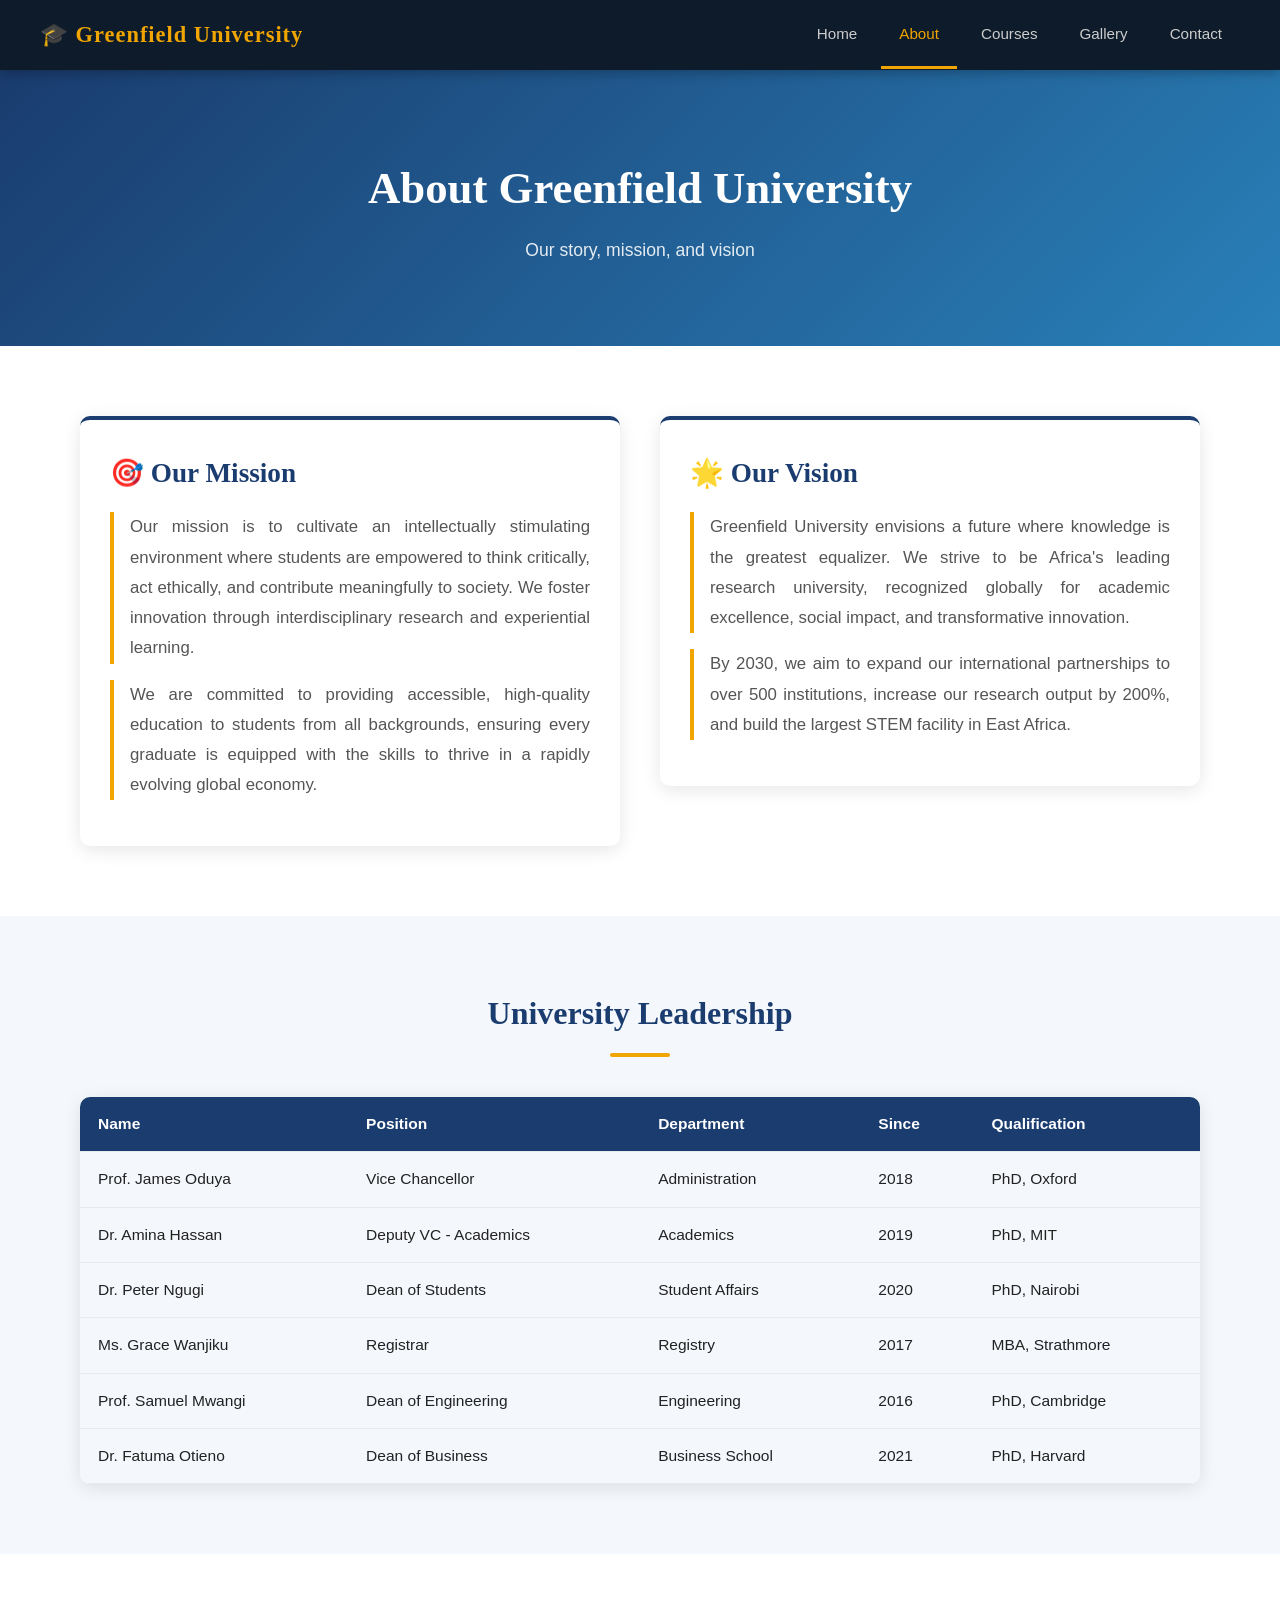
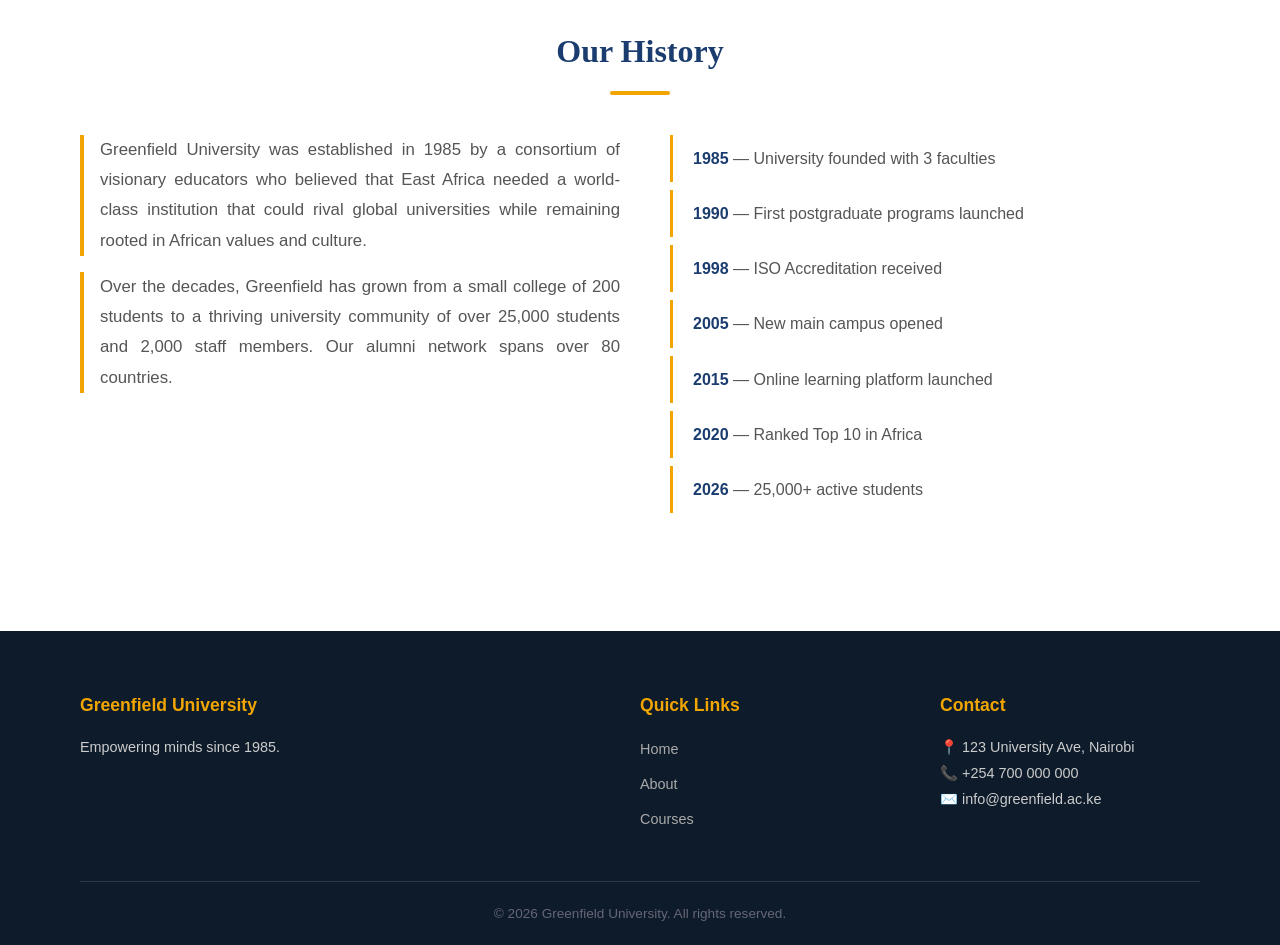
<file: about.html>
<!DOCTYPE html>
<html lang="en">
<head>
  <meta charset="UTF-8" />
  <meta name="viewport" content="width=device-width, initial-scale=1.0"/>
  <title>About | Greenfield University</title>
  <link rel="stylesheet" href="style.css"/>
</head>
<body>

  <nav class="navbar">
    <div class="nav-brand">🎓 Greenfield University</div>
    <ul class="nav-links">
      <li><a href="index.html">Home</a></li>
      <li><a href="about.html" class="active">About</a></li>
      <li><a href="courses.html">Courses</a></li>
      <li><a href="gallery.html">Gallery</a></li>
      <li><a href="contact.html">Contact</a></li>
    </ul>
  </nav>

  <header class="page-hero about-hero">
    <h1>About Greenfield University</h1>
    <p>Our story, mission, and vision</p>
  </header>

  <section class="two-col section">
    <div class="col card">
      <h2>🎯 Our Mission</h2>
      <p class="formatted-para">Our mission is to cultivate an intellectually stimulating environment where students are empowered to think critically, act ethically, and contribute meaningfully to society. We foster innovation through interdisciplinary research and experiential learning.</p>
      <p class="formatted-para">We are committed to providing accessible, high-quality education to students from all backgrounds, ensuring every graduate is equipped with the skills to thrive in a rapidly evolving global economy.</p>
    </div>
    <div class="col card">
      <h2>🌟 Our Vision</h2>
      <p class="formatted-para">Greenfield University envisions a future where knowledge is the greatest equalizer. We strive to be Africa's leading research university, recognized globally for academic excellence, social impact, and transformative innovation.</p>
      <p class="formatted-para">By 2030, we aim to expand our international partnerships to over 500 institutions, increase our research output by 200%, and build the largest STEM facility in East Africa.</p>
    </div>
  </section>

  <section class="section bg-light">
    <h2 class="section-title">University Leadership</h2>
    <table class="full-table">
      <thead>
        <tr>
          <th>Name</th>
          <th>Position</th>
          <th>Department</th>
          <th>Since</th>
          <th>Qualification</th>
        </tr>
      </thead>
      <tbody>
        <tr><td>Prof. James Oduya</td><td>Vice Chancellor</td><td>Administration</td><td>2018</td><td>PhD, Oxford</td></tr>
        <tr><td>Dr. Amina Hassan</td><td>Deputy VC - Academics</td><td>Academics</td><td>2019</td><td>PhD, MIT</td></tr>
        <tr><td>Dr. Peter Ngugi</td><td>Dean of Students</td><td>Student Affairs</td><td>2020</td><td>PhD, Nairobi</td></tr>
        <tr><td>Ms. Grace Wanjiku</td><td>Registrar</td><td>Registry</td><td>2017</td><td>MBA, Strathmore</td></tr>
        <tr><td>Prof. Samuel Mwangi</td><td>Dean of Engineering</td><td>Engineering</td><td>2016</td><td>PhD, Cambridge</td></tr>
        <tr><td>Dr. Fatuma Otieno</td><td>Dean of Business</td><td>Business School</td><td>2021</td><td>PhD, Harvard</td></tr>
      </tbody>
    </table>
  </section>

  <section class="section">
    <h2 class="section-title">Our History</h2>
    <div class="two-col">
      <div class="col">
        <p class="formatted-para">Greenfield University was established in 1985 by a consortium of visionary educators who believed that East Africa needed a world-class institution that could rival global universities while remaining rooted in African values and culture.</p>
        <p class="formatted-para">Over the decades, Greenfield has grown from a small college of 200 students to a thriving university community of over 25,000 students and 2,000 staff members. Our alumni network spans over 80 countries.</p>
      </div>
      <div class="col">
        <ul class="timeline-list">
          <li><strong>1985</strong> — University founded with 3 faculties</li>
          <li><strong>1990</strong> — First postgraduate programs launched</li>
          <li><strong>1998</strong> — ISO Accreditation received</li>
          <li><strong>2005</strong> — New main campus opened</li>
          <li><strong>2015</strong> — Online learning platform launched</li>
          <li><strong>2020</strong> — Ranked Top 10 in Africa</li>
          <li><strong>2026</strong> — 25,000+ active students</li>
        </ul>
      </div>
    </div>
  </section>

  <footer class="footer">
    <div class="footer-cols">
      <div>
        <h3>Greenfield University</h3>
        <p>Empowering minds since 1985.</p>
      </div>
      <div>
        <h3>Quick Links</h3>
        <ul>
          <li><a href="index.html">Home</a></li>
          <li><a href="about.html">About</a></li>
          <li><a href="courses.html">Courses</a></li>
        </ul>
      </div>
      <div>
        <h3>Contact</h3>
        <p>📍 123 University Ave, Nairobi</p>
        <p>📞 +254 700 000 000</p>
        <p>✉️ info@greenfield.ac.ke</p>
      </div>
    </div>
    <div class="footer-bottom">
      <p>&copy; 2026 Greenfield University. All rights reserved.</p>
    </div>
  </footer>

</body>
</html>
</file>
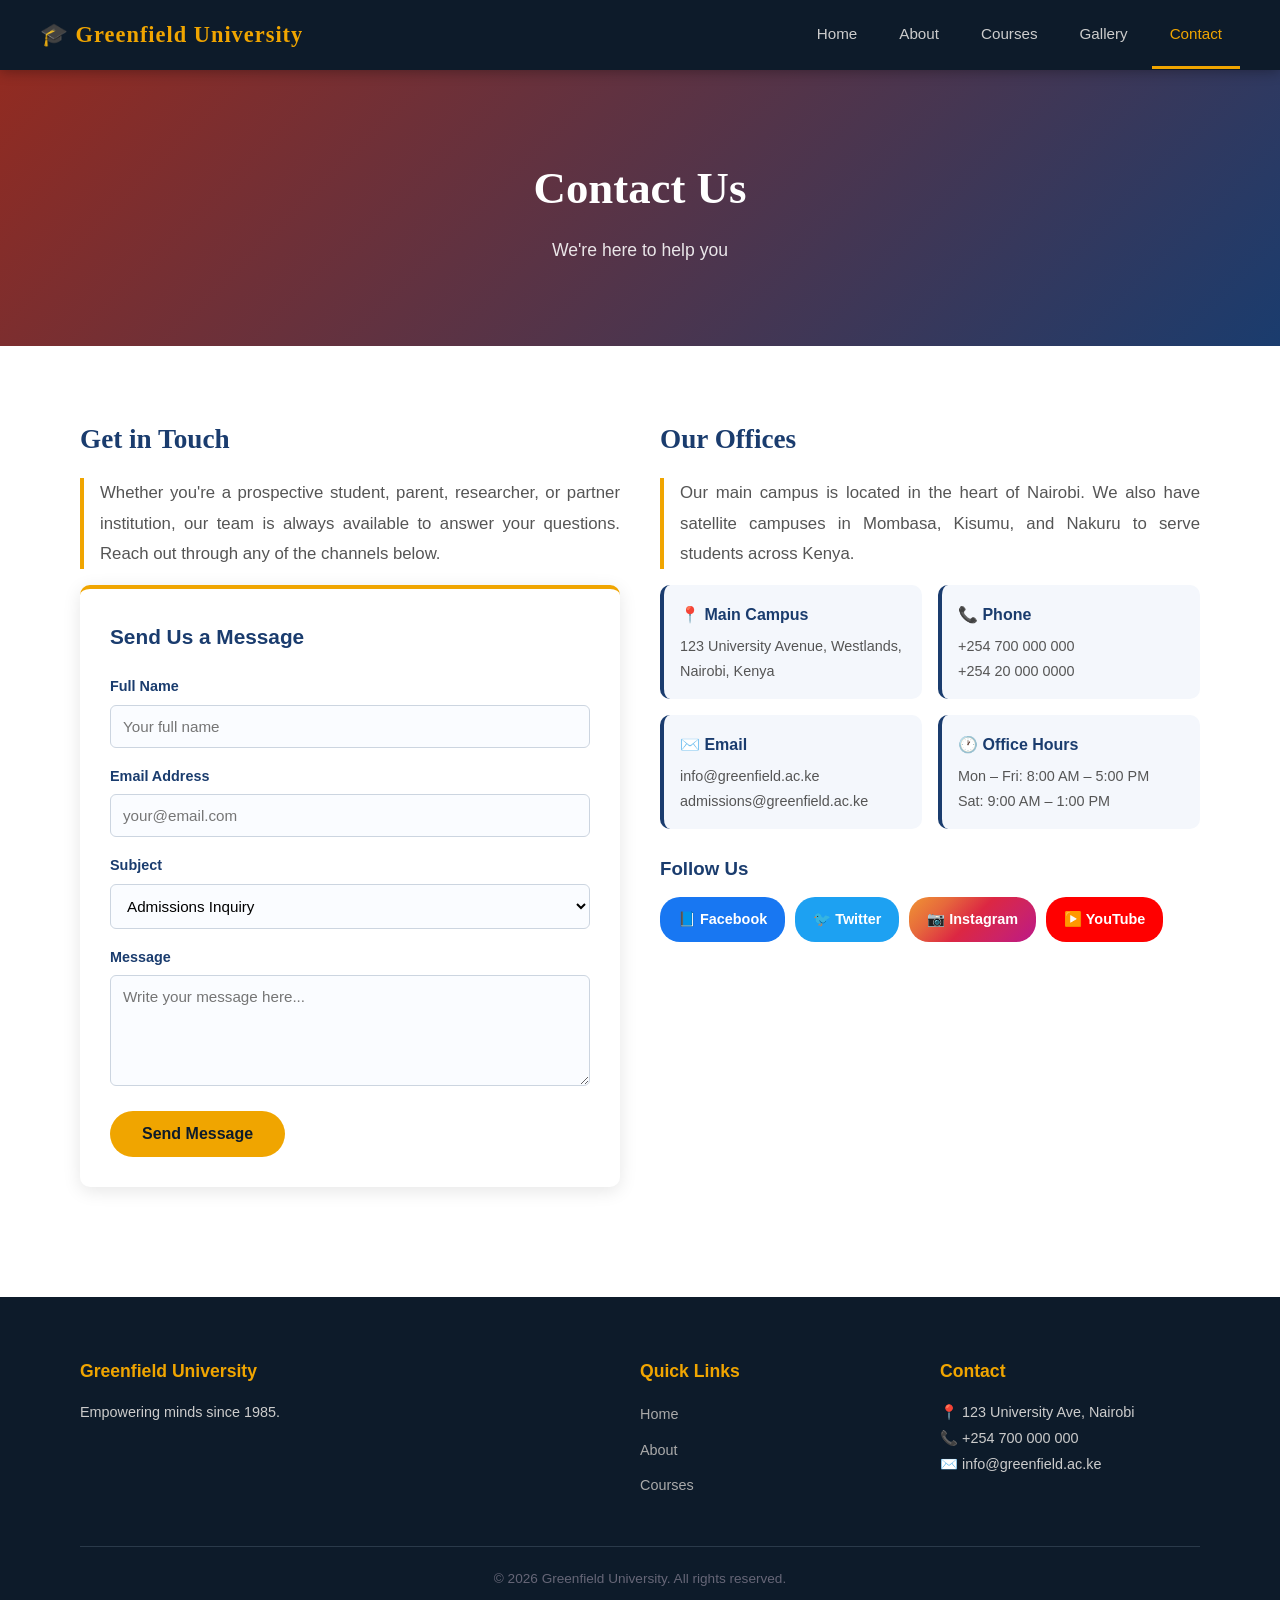
<file: contact.html>
<!DOCTYPE html>
<html lang="en">
<head>
  <meta charset="UTF-8" />
  <meta name="viewport" content="width=device-width, initial-scale=1.0"/>
  <title>Contact | Greenfield University</title>
  <link rel="stylesheet" href="style.css"/>
</head>
<body>

  <nav class="navbar">
    <div class="nav-brand">🎓 Greenfield University</div>
    <ul class="nav-links">
      <li><a href="index.html">Home</a></li>
      <li><a href="about.html">About</a></li>
      <li><a href="courses.html">Courses</a></li>
      <li><a href="gallery.html">Gallery</a></li>
      <li><a href="contact.html" class="active">Contact</a></li>
    </ul>
  </nav>

  <header class="page-hero contact-hero">
    <h1>Contact Us</h1>
    <p>We're here to help you</p>
  </header>

  <section class="section two-col">
    <div class="col">
      <h2>Get in Touch</h2>
      <p class="formatted-para">Whether you're a prospective student, parent, researcher, or partner institution, our team is always available to answer your questions. Reach out through any of the channels below.</p>

      <div class="contact-form">
        <h3>Send Us a Message</h3>
        <div class="form-group">
          <label>Full Name</label>
          <input type="text" placeholder="Your full name" />
        </div>
        <div class="form-group">
          <label>Email Address</label>
          <input type="email" placeholder="your@email.com" />
        </div>
        <div class="form-group">
          <label>Subject</label>
          <select>
            <option>Admissions Inquiry</option>
            <option>Fee Structure</option>
            <option>Academic Programs</option>
            <option>Student Services</option>
            <option>Other</option>
          </select>
        </div>
        <div class="form-group">
          <label>Message</label>
          <textarea rows="5" placeholder="Write your message here..."></textarea>
        </div>
        <button class="btn" onclick="alert('Message sent! We will reply within 24 hours.')">Send Message</button>
      </div>
    </div>

    <div class="col">
      <h2>Our Offices</h2>
      <p class="formatted-para">Our main campus is located in the heart of Nairobi. We also have satellite campuses in Mombasa, Kisumu, and Nakuru to serve students across Kenya.</p>

      <div class="contact-cards">
        <div class="contact-info-card">
          <h3>📍 Main Campus</h3>
          <p>123 University Avenue, Westlands, Nairobi, Kenya</p>
        </div>
        <div class="contact-info-card">
          <h3>📞 Phone</h3>
          <p>+254 700 000 000<br/>+254 20 000 0000</p>
        </div>
        <div class="contact-info-card">
          <h3>✉️ Email</h3>
          <p>info@greenfield.ac.ke<br/>admissions@greenfield.ac.ke</p>
        </div>
        <div class="contact-info-card">
          <h3>🕐 Office Hours</h3>
          <p>Mon – Fri: 8:00 AM – 5:00 PM<br/>Sat: 9:00 AM – 1:00 PM</p>
        </div>
      </div>

      <div class="social-links">
        <h3>Follow Us</h3>
        <div class="social-icons">
          <a href="#" class="social-btn facebook">📘 Facebook</a>
          <a href="#" class="social-btn twitter">🐦 Twitter</a>
          <a href="#" class="social-btn instagram">📷 Instagram</a>
          <a href="#" class="social-btn youtube">▶️ YouTube</a>
        </div>
      </div>
    </div>
  </section>

  <footer class="footer">
    <div class="footer-cols">
      <div>
        <h3>Greenfield University</h3>
        <p>Empowering minds since 1985.</p>
      </div>
      <div>
        <h3>Quick Links</h3>
        <ul>
          <li><a href="index.html">Home</a></li>
          <li><a href="about.html">About</a></li>
          <li><a href="courses.html">Courses</a></li>
        </ul>
      </div>
      <div>
        <h3>Contact</h3>
        <p>📍 123 University Ave, Nairobi</p>
        <p>📞 +254 700 000 000</p>
        <p>✉️ info@greenfield.ac.ke</p>
      </div>
    </div>
    <div class="footer-bottom">
      <p>&copy; 2026 Greenfield University. All rights reserved.</p>
    </div>
  </footer>

</body>
</html>
</file>
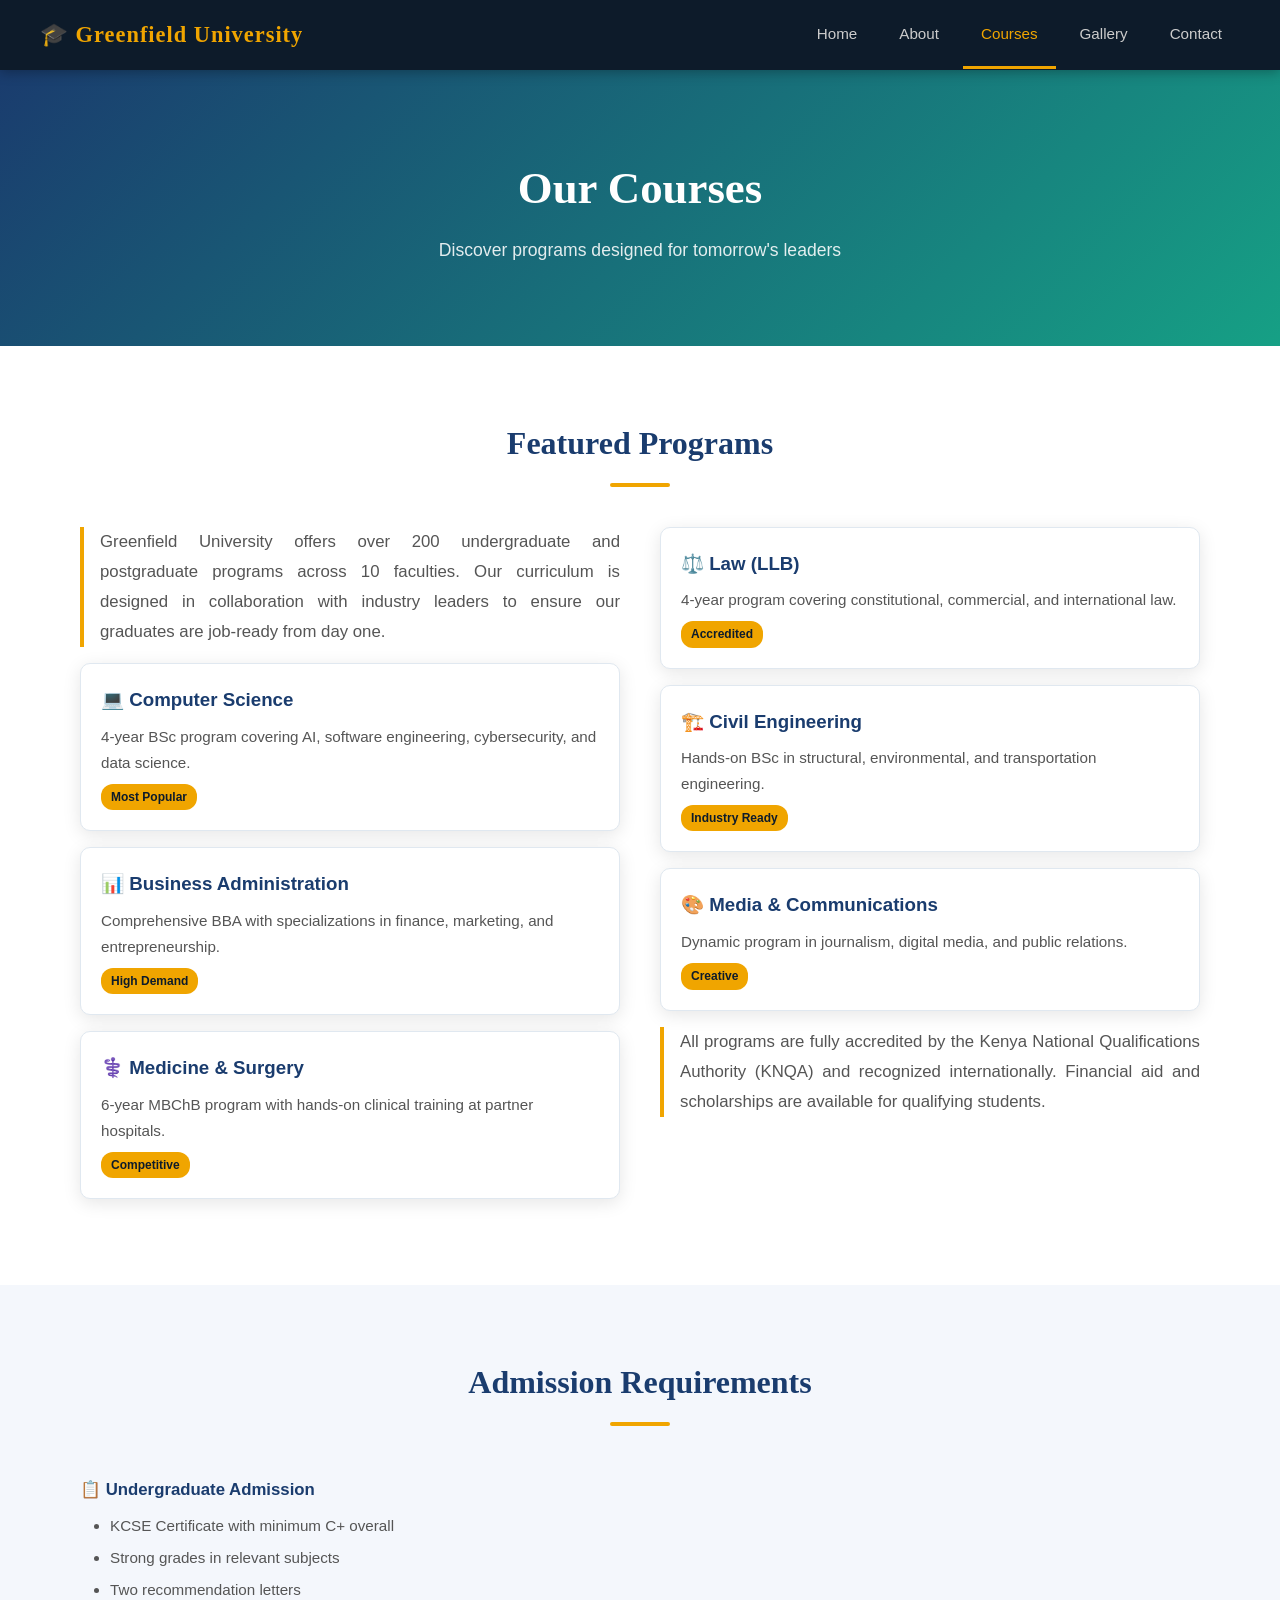
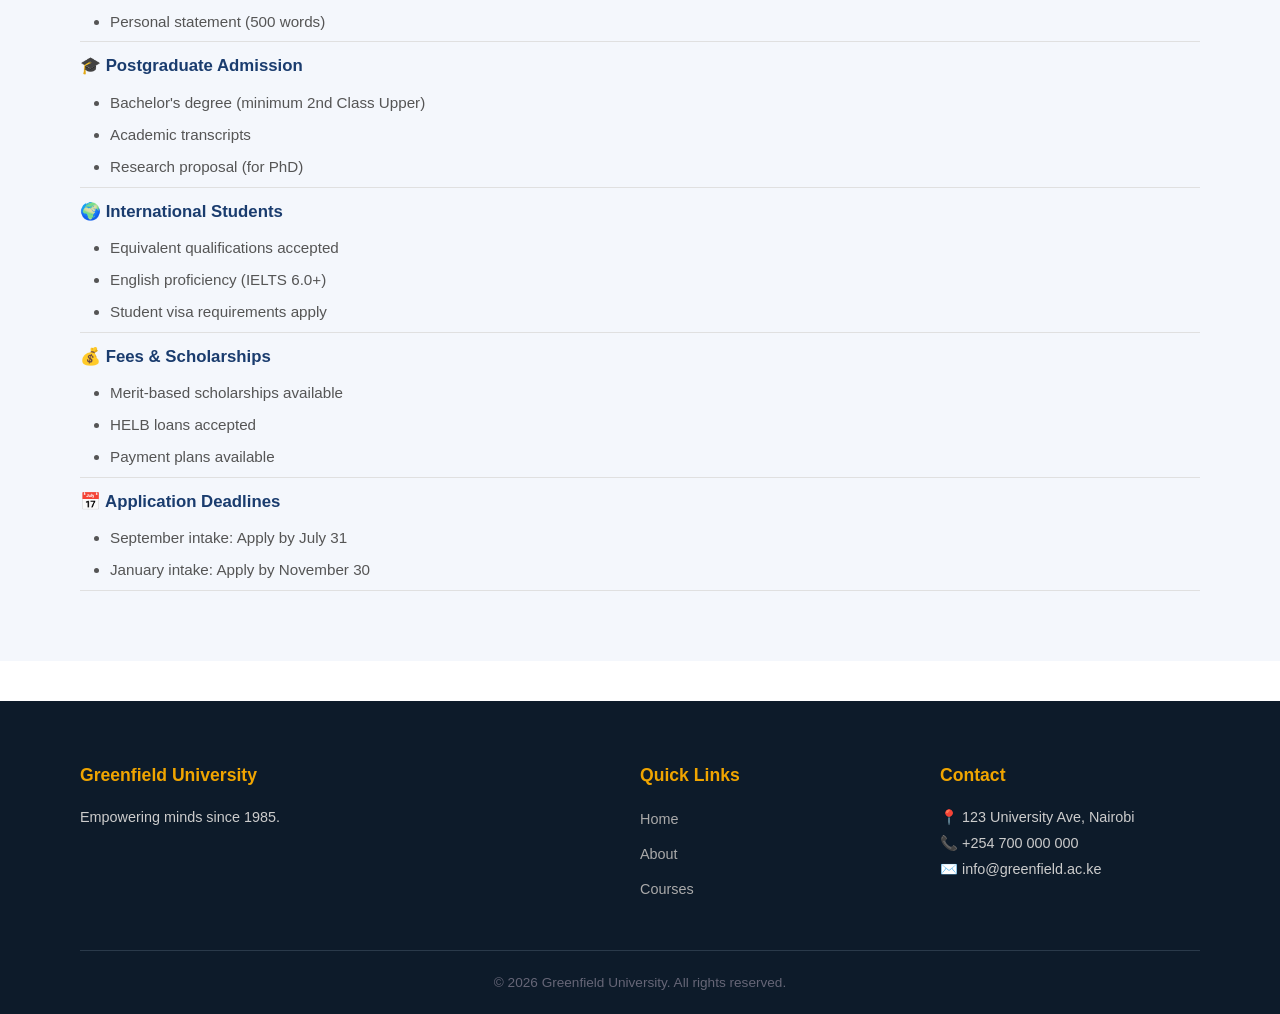
<file: courses.html>
<!DOCTYPE html>
<html lang="en">
<head>
  <meta charset="UTF-8" />
  <meta name="viewport" content="width=device-width, initial-scale=1.0"/>
  <title>Courses | Greenfield University</title>
  <link rel="stylesheet" href="style.css"/>
</head>
<body>

  <nav class="navbar">
    <div class="nav-brand">🎓 Greenfield University</div>
    <ul class="nav-links">
      <li><a href="index.html">Home</a></li>
      <li><a href="about.html">About</a></li>
      <li><a href="courses.html" class="active">Courses</a></li>
      <li><a href="gallery.html">Gallery</a></li>
      <li><a href="contact.html">Contact</a></li>
    </ul>
  </nav>

  <header class="page-hero courses-hero">
    <h1>Our Courses</h1>
    <p>Discover programs designed for tomorrow's leaders</p>
  </header>

  <section class="section">
    <h2 class="section-title">Featured Programs</h2>
    <div class="two-col">
      <div class="col">
        <p class="formatted-para">Greenfield University offers over 200 undergraduate and postgraduate programs across 10 faculties. Our curriculum is designed in collaboration with industry leaders to ensure our graduates are job-ready from day one.</p>
        <div class="course-card">
          <h3>💻 Computer Science</h3>
          <p>4-year BSc program covering AI, software engineering, cybersecurity, and data science.</p>
          <span class="badge">Most Popular</span>
        </div>
        <div class="course-card">
          <h3>📊 Business Administration</h3>
          <p>Comprehensive BBA with specializations in finance, marketing, and entrepreneurship.</p>
          <span class="badge">High Demand</span>
        </div>
        <div class="course-card">
          <h3>⚕️ Medicine & Surgery</h3>
          <p>6-year MBChB program with hands-on clinical training at partner hospitals.</p>
          <span class="badge">Competitive</span>
        </div>
      </div>
      <div class="col">
        <div class="course-card">
          <h3>⚖️ Law (LLB)</h3>
          <p>4-year program covering constitutional, commercial, and international law.</p>
          <span class="badge">Accredited</span>
        </div>
        <div class="course-card">
          <h3>🏗️ Civil Engineering</h3>
          <p>Hands-on BSc in structural, environmental, and transportation engineering.</p>
          <span class="badge">Industry Ready</span>
        </div>
        <div class="course-card">
          <h3>🎨 Media & Communications</h3>
          <p>Dynamic program in journalism, digital media, and public relations.</p>
          <span class="badge">Creative</span>
        </div>
        <p class="formatted-para">All programs are fully accredited by the Kenya National Qualifications Authority (KNQA) and recognized internationally. Financial aid and scholarships are available for qualifying students.</p>
      </div>
    </div>
  </section>

  <section class="section bg-light">
    <h2 class="section-title">Admission Requirements</h2>
    <ul class="nested-list">
      <li>📋 Undergraduate Admission
        <ul>
          <li>KCSE Certificate with minimum C+ overall</li>
          <li>Strong grades in relevant subjects</li>
          <li>Two recommendation letters</li>
          <li>Personal statement (500 words)</li>
        </ul>
      </li>
      <li>🎓 Postgraduate Admission
        <ul>
          <li>Bachelor's degree (minimum 2nd Class Upper)</li>
          <li>Academic transcripts</li>
          <li>Research proposal (for PhD)</li>
        </ul>
      </li>
      <li>🌍 International Students
        <ul>
          <li>Equivalent qualifications accepted</li>
          <li>English proficiency (IELTS 6.0+)</li>
          <li>Student visa requirements apply</li>
        </ul>
      </li>
      <li>💰 Fees & Scholarships
        <ul>
          <li>Merit-based scholarships available</li>
          <li>HELB loans accepted</li>
          <li>Payment plans available</li>
        </ul>
      </li>
      <li>📅 Application Deadlines
        <ul>
          <li>September intake: Apply by July 31</li>
          <li>January intake: Apply by November 30</li>
        </ul>
      </li>
    </ul>
  </section>

  <footer class="footer">
    <div class="footer-cols">
      <div>
        <h3>Greenfield University</h3>
        <p>Empowering minds since 1985.</p>
      </div>
      <div>
        <h3>Quick Links</h3>
        <ul>
          <li><a href="index.html">Home</a></li>
          <li><a href="about.html">About</a></li>
          <li><a href="courses.html">Courses</a></li>
        </ul>
      </div>
      <div>
        <h3>Contact</h3>
        <p>📍 123 University Ave, Nairobi</p>
        <p>📞 +254 700 000 000</p>
        <p>✉️ info@greenfield.ac.ke</p>
      </div>
    </div>
    <div class="footer-bottom">
      <p>&copy; 2026 Greenfield University. All rights reserved.</p>
    </div>
  </footer>

</body>
</html>
</file>
<file: style.css>
:root {
  --primary: #1a3c6e;
  --secondary: #f0a500;
  --accent: #e05c2a;
  --bg-light: #f4f7fc;
  --bg-dark: #0d1b2a;
  --text: #222;
  --text-light: #555;
  --white: #fff;
  --radius: 10px;
  --shadow: 0 4px 18px rgba(0,0,0,0.1);
  --font-heading: 'Georgia', serif;
  --font-body: 'Trebuchet MS', sans-serif;
}

* { margin: 0; padding: 0; box-sizing: border-box; }
body {
  font-family: var(--font-body);
  color: var(--text);
  line-height: 1.7;
  background: var(--white);
}

.navbar {
  display: flex;
  justify-content: space-between;
  align-items: center;
  background: var(--bg-dark);
  padding: 0 40px;
  position: sticky;
  top: 0;
  z-index: 100;
  box-shadow: 0 2px 12px rgba(0,0,0,0.3);
}
.nav-brand {
  color: var(--secondary);
  font-size: 1.4rem;
  font-family: var(--font-heading);
  font-weight: bold;
  padding: 16px 0;
  letter-spacing: 1px;
}
.nav-links {
  list-style: none;
  display: flex;
  gap: 6px;
}
.nav-links li a {
  color: #ccc;
  text-decoration: none;
  padding: 20px 18px;
  display: block;
  font-size: 0.95rem;
  transition: color 0.2s, background 0.2s;
  border-bottom: 3px solid transparent;
}
.nav-links li a:hover,
.nav-links li a.active {
  color: var(--secondary);
  border-bottom: 3px solid var(--secondary);
}

.hero {
  background: linear-gradient(135deg, var(--bg-dark) 0%, var(--primary) 60%, #1e5a9e 100%);
  background-image: linear-gradient(135deg, rgba(13,27,42,0.92), rgba(26,60,110,0.85)),
    url('https://images.unsplash.com/photo-1541339907198-e08756dedf3f?w=1400&auto=format');
  background-size: cover;
  background-position: center;
  padding: 120px 40px;
  text-align: center;
  color: var(--white);
  min-height: 500px;
  display: flex;
  align-items: center;
  justify-content: center;
}
.hero-content h1 {
  font-family: var(--font-heading);
  font-size: 3.5rem;
  margin-bottom: 16px;
  letter-spacing: 2px;
  text-shadow: 0 2px 12px rgba(0,0,0,0.4);
  animation: fadeUp 0.8s ease both;
}
.hero-content p {
  font-size: 1.3rem;
  color: #dde8f5;
  margin-bottom: 30px;
  animation: fadeUp 0.8s 0.2s ease both;
}

.page-hero {
  padding: 80px 40px;
  text-align: center;
  color: var(--white);
}
.page-hero h1 {
  font-family: var(--font-heading);
  font-size: 2.8rem;
  margin-bottom: 10px;
}
.page-hero p { font-size: 1.1rem; opacity: 0.88; }

.about-hero   { background: linear-gradient(135deg, #1a3c6e, #2980b9); }
.courses-hero { background: linear-gradient(135deg, #1a3c6e, #16a085); }
.gallery-hero { background: linear-gradient(135deg, #6c3483, #1a3c6e); }
.contact-hero { background: linear-gradient(135deg, #922b21, #1a3c6e); }

.btn {
  display: inline-block;
  background: var(--secondary);
  color: var(--bg-dark);
  padding: 14px 32px;
  border-radius: 30px;
  text-decoration: none;
  font-weight: bold;
  font-size: 1rem;
  border: none;
  cursor: pointer;
  transition: transform 0.2s, box-shadow 0.2s;
  animation: fadeUp 0.8s 0.4s ease both;
}
.btn:hover { transform: translateY(-2px); box-shadow: 0 6px 20px rgba(240,165,0,0.4); }
.btn-outline {
  display: inline-block;
  border: 2px solid var(--primary);
  color: var(--primary);
  padding: 12px 28px;
  border-radius: 30px;
  text-decoration: none;
  font-weight: bold;
  transition: all 0.2s;
  margin-top: 12px;
}
.btn-outline:hover { background: var(--primary); color: white; }

.section { padding: 70px 40px; max-width: 1200px; margin: 0 auto; }
.bg-light { background: var(--bg-light); max-width: 100%; padding: 70px 80px; }
.section-title {
  text-align: center;
  font-family: var(--font-heading);
  font-size: 2rem;
  color: var(--primary);
  margin-bottom: 40px;
  position: relative;
}
.section-title::after {
  content: '';
  display: block;
  width: 60px;
  height: 4px;
  background: var(--secondary);
  margin: 12px auto 0;
  border-radius: 2px;
}

.two-col {
  display: grid;
  grid-template-columns: 1fr 1fr;
  gap: 40px;
  align-items: start;
}
.col { }
.col h2 {
  font-family: var(--font-heading);
  color: var(--primary);
  font-size: 1.7rem;
  margin-bottom: 16px;
}

.formatted-para {
  font-size: 1.05rem;
  line-height: 1.8;
  color: var(--text-light);
  margin-bottom: 16px;
  text-align: justify;
  border-left: 4px solid var(--secondary);
  padding-left: 16px;
}

.nested-list {
  list-style: none;
  padding: 0;
}
.nested-list > li {
  font-size: 1.05rem;
  font-weight: 600;
  color: var(--primary);
  padding: 10px 0 4px;
  border-bottom: 1px solid #e0e0e0;
}
.nested-list > li > ul {
  list-style: disc;
  padding-left: 30px;
  margin-top: 6px;
}
.nested-list > li > ul > li {
  font-weight: 400;
  color: var(--text-light);
  font-size: 0.95rem;
  padding: 3px 0;
}

.full-table {
  width: 100%;
  border-collapse: collapse;
  font-size: 0.97rem;
  box-shadow: var(--shadow);
  border-radius: var(--radius);
  overflow: hidden;
}
.full-table thead tr {
  background: var(--primary);
  color: var(--white);
}
.full-table th, .full-table td {
  padding: 14px 18px;
  text-align: left;
  border-bottom: 1px solid #e8eaf0;
}
.full-table tbody tr:nth-child(even) { background: var(--bg-light); }
.full-table tbody tr:hover { background: #dce8f5; transition: background 0.2s; }

.media-grid {
  display: grid;
  grid-template-columns: repeat(auto-fit, minmax(280px, 1fr));
  gap: 24px;
}
.gallery-grid {
  display: grid;
  grid-template-columns: repeat(auto-fit, minmax(250px, 1fr));
  gap: 24px;
}
.media-container {
  background: var(--white);
  border-radius: var(--radius);
  overflow: hidden;
  box-shadow: var(--shadow);
  transition: transform 0.3s;
  border: 1px solid #e0e0e0;
}
.media-container:hover { transform: translateY(-4px); box-shadow: 0 8px 28px rgba(0,0,0,0.15); }
.media-container img,
.media-container video {
  width: 100%;
  height: 200px;
  object-fit: cover;
  display: block;
}
.media-container p {
  padding: 12px 16px;
  text-align: center;
  font-size: 0.9rem;
  color: var(--text-light);
  font-weight: 600;
}

.course-card {
  background: var(--white);
  border: 1px solid #e0e8f0;
  border-radius: var(--radius);
  padding: 20px;
  margin-bottom: 16px;
  box-shadow: var(--shadow);
  position: relative;
  transition: transform 0.2s;
}
.course-card:hover { transform: translateX(4px); }
.course-card h3 { color: var(--primary); margin-bottom: 8px; }
.course-card p { color: var(--text-light); font-size: 0.95rem; }
.badge {
  display: inline-block;
  background: var(--secondary);
  color: var(--bg-dark);
  font-size: 0.75rem;
  padding: 3px 10px;
  border-radius: 12px;
  font-weight: bold;
  margin-top: 8px;
}

.card {
  background: var(--white);
  border-radius: var(--radius);
  padding: 30px;
  box-shadow: var(--shadow);
  border-top: 4px solid var(--primary);
}

.timeline-list {
  list-style: none;
  padding: 0;
}
.timeline-list li {
  padding: 10px 0 10px 20px;
  border-left: 3px solid var(--secondary);
  margin-left: 10px;
  margin-bottom: 8px;
  font-size: 1rem;
  color: var(--text-light);
}
.timeline-list li strong { color: var(--primary); }

.contact-form {
  background: var(--white);
  padding: 30px;
  border-radius: var(--radius);
  box-shadow: var(--shadow);
  border-top: 4px solid var(--secondary);
}
.contact-form h3 { color: var(--primary); margin-bottom: 20px; font-size: 1.3rem; }
.form-group { margin-bottom: 16px; }
.form-group label {
  display: block;
  font-weight: 600;
  margin-bottom: 6px;
  color: var(--primary);
  font-size: 0.9rem;
}
.form-group input,
.form-group select,
.form-group textarea {
  width: 100%;
  padding: 12px;
  border: 1px solid #ccd5e0;
  border-radius: 6px;
  font-family: var(--font-body);
  font-size: 0.95rem;
  transition: border 0.2s;
  background: #fafcff;
}
.form-group input:focus,
.form-group select:focus,
.form-group textarea:focus {
  outline: none;
  border-color: var(--primary);
  box-shadow: 0 0 0 3px rgba(26,60,110,0.1);
}

.contact-cards { display: grid; grid-template-columns: 1fr 1fr; gap: 16px; margin-bottom: 24px; }
.contact-info-card {
  background: var(--bg-light);
  border-radius: var(--radius);
  padding: 16px;
  border-left: 4px solid var(--primary);
}
.contact-info-card h3 { color: var(--primary); font-size: 1rem; margin-bottom: 6px; }
.contact-info-card p { color: var(--text-light); font-size: 0.9rem; }

.social-links h3 { color: var(--primary); margin-bottom: 12px; }
.social-icons { display: flex; flex-wrap: wrap; gap: 10px; }
.social-btn {
  padding: 10px 18px;
  border-radius: 20px;
  text-decoration: none;
  font-size: 0.9rem;
  font-weight: 600;
  transition: transform 0.2s, opacity 0.2s;
}
.social-btn:hover { transform: scale(1.05); opacity: 0.9; }
.facebook { background: #1877f2; color: white; }
.twitter  { background: #1da1f2; color: white; }
.instagram{ background: linear-gradient(135deg,#f09433,#e6683c,#dc2743,#cc2366,#bc1888); color: white; }
.youtube  { background: #ff0000; color: white; }

.footer {
  background: var(--bg-dark);
  color: #ccc;
  padding: 60px 80px 0;
  margin-top: 40px;
}
.footer-cols {
  display: grid;
  grid-template-columns: 2fr 1fr 1fr;
  gap: 40px;
  padding-bottom: 40px;
  border-bottom: 1px solid #2a3a4a;
}
.footer-cols h3 {
  color: var(--secondary);
  margin-bottom: 14px;
  font-size: 1.1rem;
}
.footer-cols p { font-size: 0.9rem; line-height: 1.8; }
.footer-cols ul { list-style: none; }
.footer-cols ul li { margin-bottom: 8px; }
.footer-cols ul li a { color: #aaa; text-decoration: none; font-size: 0.9rem; }
.footer-cols ul li a:hover { color: var(--secondary); }
.footer-bottom {
  text-align: center;
  padding: 20px;
  color: #667;
  font-size: 0.85rem;
}

@keyframes fadeUp {
  from { opacity: 0; transform: translateY(24px); }
  to   { opacity: 1; transform: translateY(0); }
}

@media (max-width: 768px) {
  .two-col, .footer-cols, .contact-cards { grid-template-columns: 1fr; }
  .navbar { flex-direction: column; padding: 12px 20px; }
  .nav-links { flex-wrap: wrap; justify-content: center; }
  .hero-content h1 { font-size: 2.2rem; }
  .section, .bg-light { padding: 40px 20px; }
  .footer { padding: 40px 20px 0; }
}
</file>
